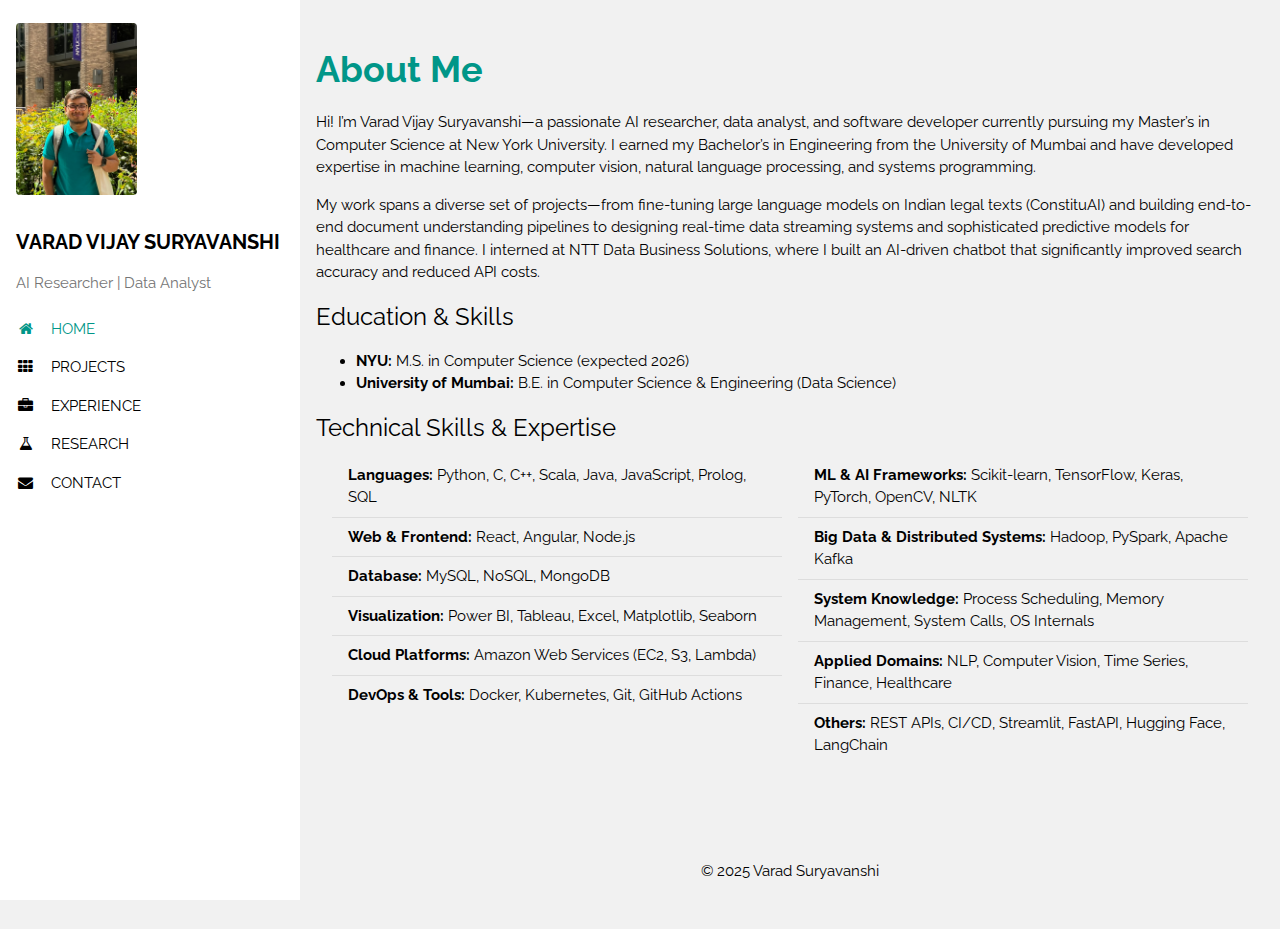
<file: index.html>
<!DOCTYPE html>
<html>
<head>
  <meta charset="UTF-8">
  <title>About</title>
  <meta name="viewport" content="width=device-width, initial-scale=1">
  <link rel="stylesheet" href="https://www.w3schools.com/w3css/4/w3.css">
  <link rel="stylesheet" href="https://fonts.googleapis.com/css?family=Raleway">
  <link rel="stylesheet" href="https://cdnjs.cloudflare.com/ajax/libs/font-awesome/4.7.0/css/font-awesome.min.css">
  <style>body,h1,h2,h3,h4,h5,h6 {font-family: "Raleway", sans-serif}</style>
</head>
<body class="w3-light-grey w3-content" style="max-width:1600px">

<!-- Sidebar/menu -->
<nav class="w3-sidebar w3-collapse w3-white w3-animate-left" style="z-index:3;width:300px;" id="mySidebar"><br>
  <div class="w3-container">
    <a href="#" onclick="w3_close()" class="w3-hide-large w3-right w3-jumbo w3-padding w3-hover-grey" title="close menu">
      <i class="fa fa-remove"></i>
    </a>
    <img src="image.jpeg" style="width:45%;" class="w3-round"><br><br>
    <h4><b>VARAD VIJAY SURYAVANSHI</b></h4>
    <p class="w3-text-grey">AI Researcher | Data Analyst</p>
  </div>
  <div class="w3-bar-block">
    <a href="index.html" onclick="w3_close()" class="w3-bar-item w3-button w3-padding w3-text-teal"><i class="fa fa-home fa-fw w3-margin-right"></i>HOME</a>
    <a href="projects.html" onclick="w3_close()" class="w3-bar-item w3-button w3-padding"><i class="fa fa-th fa-fw w3-margin-right"></i>PROJECTS</a>
    <a href="experience.html" onclick="w3_close()" class="w3-bar-item w3-button w3-padding"><i class="fa fa-briefcase fa-fw w3-margin-right"></i>EXPERIENCE</a>
    <a href="research.html" onclick="w3_close()" class="w3-bar-item w3-button w3-padding"><i class="fa fa-flask fa-fw w3-margin-right"></i>RESEARCH</a>
    <a href="contact.html" onclick="w3_close()" class="w3-bar-item w3-button w3-padding"><i class="fa fa-envelope fa-fw w3-margin-right"></i>CONTACT</a>
  </div>
</nav>

<!-- Overlay -->
<div class="w3-overlay w3-hide-large w3-animate-opacity" onclick="w3_close()" style="cursor:pointer" title="close side menu" id="myOverlay"></div>

<!-- Main content -->
<div class="w3-main" style="margin-left:300px">
  <div class="w3-container w3-padding-32">
    <h1 class="w3-xxlarge w3-text-teal"><b>About Me</b></h1>

    <p>Hi! I’m Varad Vijay Suryavanshi—a passionate AI researcher, data analyst, and software developer currently pursuing my Master’s in Computer Science at New York University. I earned my Bachelor’s in Engineering from the University of Mumbai and have developed expertise in machine learning, computer vision, natural language processing, and systems programming.</p>
    
    <p>My work spans a diverse set of projects—from fine-tuning large language models on Indian legal texts (ConstituAI) and building end-to-end document understanding pipelines to designing real-time data streaming systems and sophisticated predictive models for healthcare and finance. I interned at NTT Data Business Solutions, where I built an AI-driven chatbot that significantly improved search accuracy and reduced API costs.</p>
    
    <h3>Education & Skills</h3>
    <ul>
      <li><strong>NYU:</strong> M.S. in Computer Science (expected 2026)</li>
      <li><strong>University of Mumbai:</strong> B.E. in Computer Science & Engineering (Data Science)</li>
    </ul>


    <h3>Technical Skills & Expertise</h3>

    <div class="w3-row-padding w3-margin-bottom">
      <div class="w3-half">
        <ul class="w3-ul">
          <li><b>Languages:</b> Python, C, C++, Scala, Java, JavaScript, Prolog, SQL</li>
          <li><b>Web & Frontend:</b> React, Angular, Node.js</li>
          <li><b>Database:</b> MySQL, NoSQL, MongoDB</li>
          <li><b>Visualization:</b> Power BI, Tableau, Excel, Matplotlib, Seaborn</li>
          <li><b>Cloud Platforms:</b> Amazon Web Services (EC2, S3, Lambda)</li>
          <li><b>DevOps & Tools:</b> Docker, Kubernetes, Git, GitHub Actions</li>
        </ul>
      </div>
      <div class="w3-half">
        <ul class="w3-ul">
          <li><b>ML & AI Frameworks:</b> Scikit-learn, TensorFlow, Keras, PyTorch, OpenCV, NLTK</li>
          <li><b>Big Data & Distributed Systems:</b> Hadoop, PySpark, Apache Kafka</li>
          <li><b>System Knowledge:</b> Process Scheduling, Memory Management, System Calls, OS Internals</li>
          <li><b>Applied Domains:</b> NLP, Computer Vision, Time Series, Finance, Healthcare</li>
          <li><b>Others:</b> REST APIs, CI/CD, Streamlit, FastAPI, Hugging Face, LangChain</li>
        </ul>
      </div>
    </div>


    
  </div>

  <footer class="w3-container w3-center w3-padding-32">
    <p>© 2025 Varad Suryavanshi</p>
  </footer>
</div>

<script>
function w3_open() {
  document.getElementById("mySidebar").style.display = "block";
  document.getElementById("myOverlay").style.display = "block";
}
function w3_close() {
  document.getElementById("mySidebar").style.display = "none";
  document.getElementById("myOverlay").style.display = "none";
}
</script>

</body>
</html>
</file>
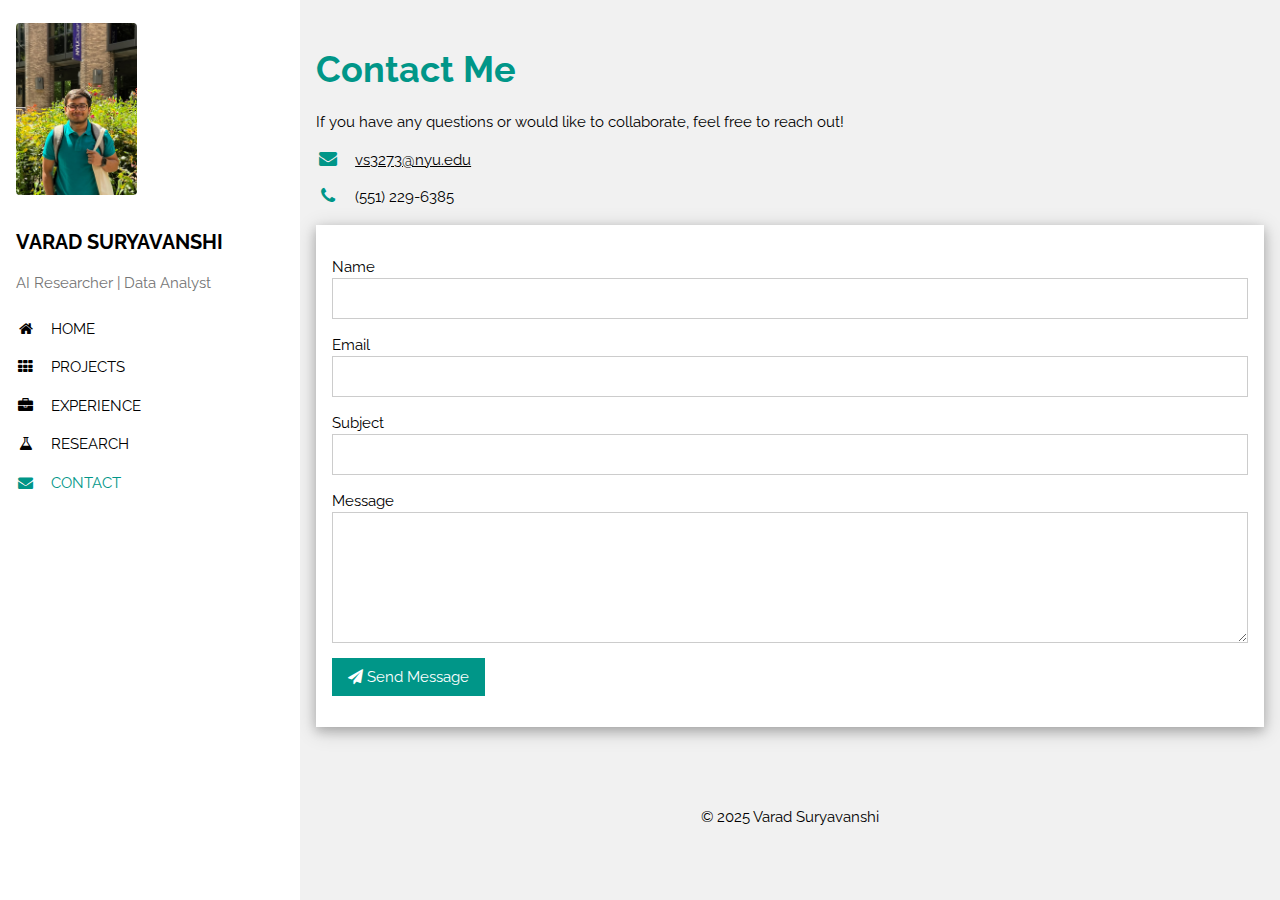
<file: contact.html>
<!DOCTYPE html>
<html>
<head>
  <meta charset="UTF-8">
  <title>Contact</title>
  <meta name="viewport" content="width=device-width, initial-scale=1">
  <link rel="stylesheet" href="https://www.w3schools.com/w3css/4/w3.css">
  <link rel="stylesheet" href="https://fonts.googleapis.com/css?family=Raleway">
  <link rel="stylesheet" href="https://cdnjs.cloudflare.com/ajax/libs/font-awesome/4.7.0/css/font-awesome.min.css">
  <style>body,h1,h2,h3,h4,h5,h6 {font-family: "Raleway", sans-serif}</style>
</head>
<body class="w3-light-grey w3-content" style="max-width:1600px">

<!-- Sidebar/menu -->
<nav class="w3-sidebar w3-collapse w3-white w3-animate-left" style="z-index:3;width:300px;" id="mySidebar"><br>
  <div class="w3-container">
    <a href="#" onclick="w3_close()" class="w3-hide-large w3-right w3-jumbo w3-padding w3-hover-grey" title="close menu">
      <i class="fa fa-remove"></i>
    </a>
    <img src="image.jpeg" style="width:45%;" class="w3-round"><br><br>
    <h4><b>VARAD SURYAVANSHI</b></h4>
    <p class="w3-text-grey">AI Researcher | Data Analyst</p>
  </div>
  <div class="w3-bar-block">
    <a href="index.html" onclick="w3_close()" class="w3-bar-item w3-button w3-padding"><i class="fa fa-home fa-fw w3-margin-right"></i>HOME</a>
    <a href="projects.html" onclick="w3_close()" class="w3-bar-item w3-button w3-padding"><i class="fa fa-th fa-fw w3-margin-right"></i>PROJECTS</a>
    <a href="experience.html" onclick="w3_close()" class="w3-bar-item w3-button w3-padding"><i class="fa fa-briefcase fa-fw w3-margin-right"></i>EXPERIENCE</a>
    <a href="research.html" onclick="w3_close()" class="w3-bar-item w3-button w3-padding"><i class="fa fa-flask fa-fw w3-margin-right"></i>RESEARCH</a>
    <a href="contact.html" onclick="w3_close()" class="w3-bar-item w3-button w3-padding w3-text-teal"><i class="fa fa-envelope fa-fw w3-margin-right"></i>CONTACT</a>
  </div>
</nav>

<!-- Overlay -->
<div class="w3-overlay w3-hide-large w3-animate-opacity" onclick="w3_close()" style="cursor:pointer" title="close side menu" id="myOverlay"></div>

<!-- Main content -->
<div class="w3-main" style="margin-left:300px">
  <div class="w3-container w3-padding-32">
    <h1 class="w3-xxlarge w3-text-teal"><b>Contact Me</b></h1>

    <p>If you have any questions or would like to collaborate, feel free to reach out!</p>
    
    <div class="w3-margin-bottom">
      <p><i class="fa fa-envelope fa-fw w3-margin-right w3-large w3-text-teal"></i><a href="mailto:vs3273@nyu.edu">vs3273@nyu.edu</a></p>
      <p><i class="fa fa-phone fa-fw w3-margin-right w3-large w3-text-teal"></i>(551) 229-6385</p>
    </div>

    <form class="w3-container w3-card-4 w3-white w3-padding-16" action="mailto:vs3273@nyu.edu" method="post" enctype="text/plain">
      <p>
        <label for="name">Name</label>
        <input class="w3-input w3-border" type="text" name="name" id="name" required>
      </p>
      <p>
        <label for="email">Email</label>
        <input class="w3-input w3-border" type="email" name="email" id="email" required>
      </p>
      <p>
        <label for="subject">Subject</label>
        <input class="w3-input w3-border" type="text" name="subject" id="subject" required>
      </p>
      <p>
        <label for="message">Message</label>
        <textarea class="w3-input w3-border" name="message" id="message" rows="5" required></textarea>
      </p>
      <p>
        <button class="w3-button w3-teal" type="submit"><i class="fa fa-paper-plane"></i> Send Message</button>
      </p>
    </form>
  </div>

  <footer class="w3-container w3-center w3-padding-32">
    <p>© 2025 Varad Suryavanshi</p>
  </footer>
</div>

<script>
function w3_open() {
  document.getElementById("mySidebar").style.display = "block";
  document.getElementById("myOverlay").style.display = "block";
}
function w3_close() {
  document.getElementById("mySidebar").style.display = "none";
  document.getElementById("myOverlay").style.display = "none";
}
</script>

</body>
</html>
</file>
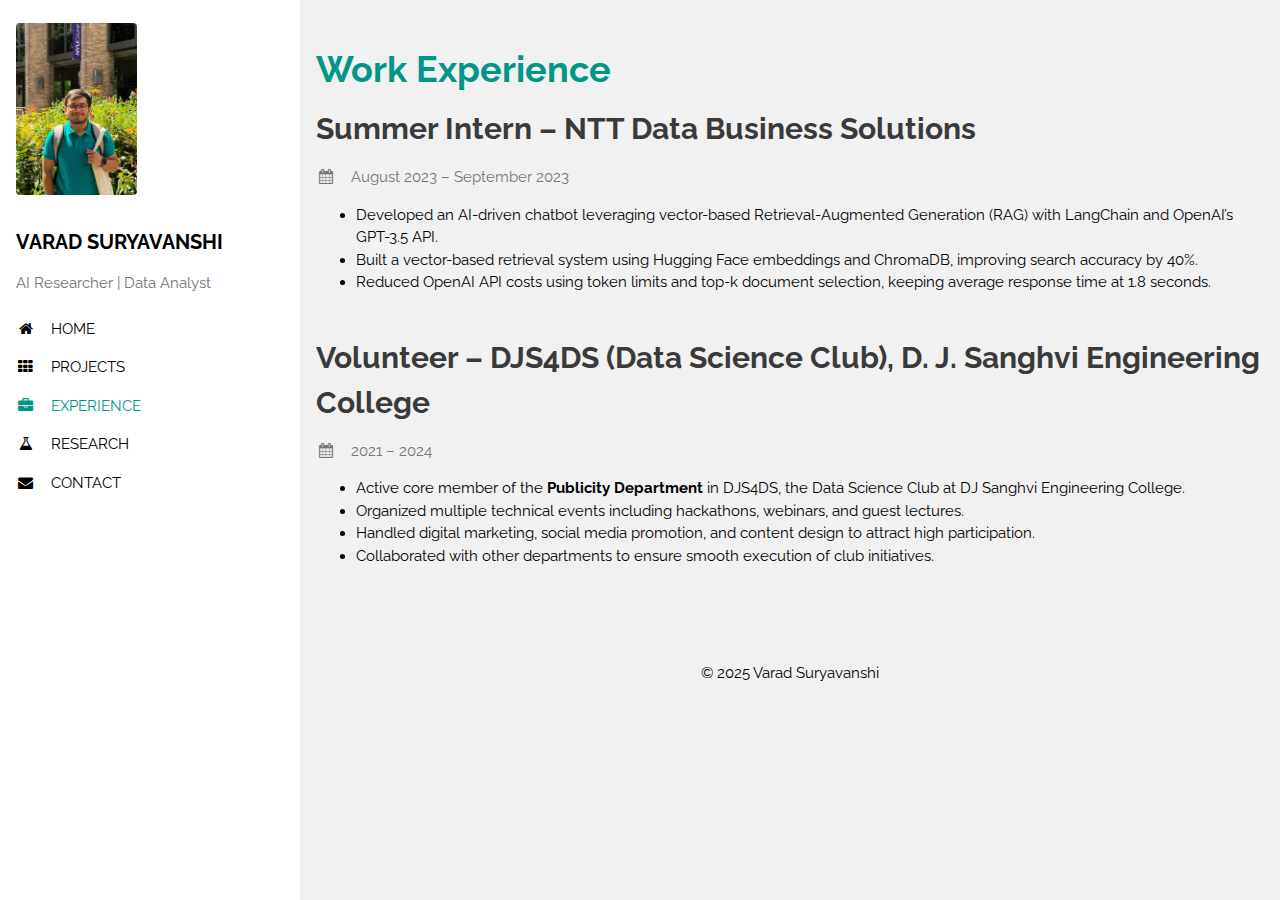
<file: experience.html>
<!DOCTYPE html>
<html>
<head>
  <meta charset="UTF-8">
  <title>Experience</title>
  <meta name="viewport" content="width=device-width, initial-scale=1">
  <link rel="stylesheet" href="https://www.w3schools.com/w3css/4/w3.css">
  <link rel="stylesheet" href="https://fonts.googleapis.com/css?family=Raleway">
  <link rel="stylesheet" href="https://cdnjs.cloudflare.com/ajax/libs/font-awesome/4.7.0/css/font-awesome.min.css">
  <style>body,h1,h2,h3,h4,h5,h6 {font-family: "Raleway", sans-serif}</style>
</head>
<body class="w3-light-grey w3-content" style="max-width:1600px">

<!-- Sidebar/menu -->
<nav class="w3-sidebar w3-collapse w3-white w3-animate-left" style="z-index:3;width:300px;" id="mySidebar"><br>
  <div class="w3-container">
    <a href="#" onclick="w3_close()" class="w3-hide-large w3-right w3-jumbo w3-padding w3-hover-grey" title="close menu">
      <i class="fa fa-remove"></i>
    </a>
    <img src="image.jpeg" style="width:45%;" class="w3-round"><br><br>
    <h4><b>VARAD SURYAVANSHI</b></h4>
    <p class="w3-text-grey">AI Researcher | Data Analyst</p>
  </div>
  <div class="w3-bar-block">
    <a href="index.html" onclick="w3_close()" class="w3-bar-item w3-button w3-padding"><i class="fa fa-home fa-fw w3-margin-right"></i>HOME</a>
    <a href="projects.html" onclick="w3_close()" class="w3-bar-item w3-button w3-padding"><i class="fa fa-th fa-fw w3-margin-right"></i>PROJECTS</a>
    <a href="experience.html" onclick="w3_close()" class="w3-bar-item w3-button w3-padding w3-text-teal"><i class="fa fa-briefcase fa-fw w3-margin-right"></i>EXPERIENCE</a>
    <a href="research.html" onclick="w3_close()" class="w3-bar-item w3-button w3-padding"><i class="fa fa-flask fa-fw w3-margin-right"></i>RESEARCH</a>
    <a href="contact.html" onclick="w3_close()" class="w3-bar-item w3-button w3-padding"><i class="fa fa-envelope fa-fw w3-margin-right"></i>CONTACT</a>
  </div>
</nav>

<!-- Overlay -->
<div class="w3-overlay w3-hide-large w3-animate-opacity" onclick="w3_close()" style="cursor:pointer" title="close side menu" id="myOverlay"></div>

<!-- Main content -->
<div class="w3-main" style="margin-left:300px">
  <div class="w3-container w3-padding-32">
    <h1 class="w3-xxlarge w3-text-teal"><b>Work Experience</b></h1>

    <!-- Internship -->
    <div class="w3-margin-bottom">
      <h2 class="w3-text-dark-grey"><b>Summer Intern – NTT Data Business Solutions</b></h2>
      <p class="w3-text-grey"><i class="fa fa-calendar fa-fw w3-margin-right"></i>August 2023 – September 2023</p>
      <ul>
        <li>Developed an AI-driven chatbot leveraging vector-based Retrieval-Augmented Generation (RAG) with LangChain and OpenAI’s GPT-3.5 API.</li>
        <li>Built a vector-based retrieval system using Hugging Face embeddings and ChromaDB, improving search accuracy by 40%.</li>
        <li>Reduced OpenAI API costs using token limits and top-k document selection, keeping average response time at 1.8 seconds.</li>
      </ul>
    </div>

    <hr class="w3-opacity">

    <!-- Volunteer -->
    <div class="w3-margin-bottom">
      <h2 class="w3-text-dark-grey"><b>Volunteer – DJS4DS (Data Science Club), D. J. Sanghvi Engineering College</b></h2>
      <p class="w3-text-grey"><i class="fa fa-calendar fa-fw w3-margin-right"></i>2021 – 2024</p>
      <ul>
        <li>Active core member of the <b>Publicity Department</b> in DJS4DS, the Data Science Club at DJ Sanghvi Engineering College.</li>
        <li>Organized multiple technical events including hackathons, webinars, and guest lectures.</li>
        <li>Handled digital marketing, social media promotion, and content design to attract high participation.</li>
        <li>Collaborated with other departments to ensure smooth execution of club initiatives.</li>
      </ul>
    </div>
  </div>

  <footer class="w3-container w3-center w3-padding-32">
    <p>© 2025 Varad Suryavanshi</p>
  </footer>
</div>

<script>
function w3_open() {
  document.getElementById("mySidebar").style.display = "block";
  document.getElementById("myOverlay").style.display = "block";
}
function w3_close() {
  document.getElementById("mySidebar").style.display = "none";
  document.getElementById("myOverlay").style.display = "none";
}
</script>

</body>
</html>
</file>
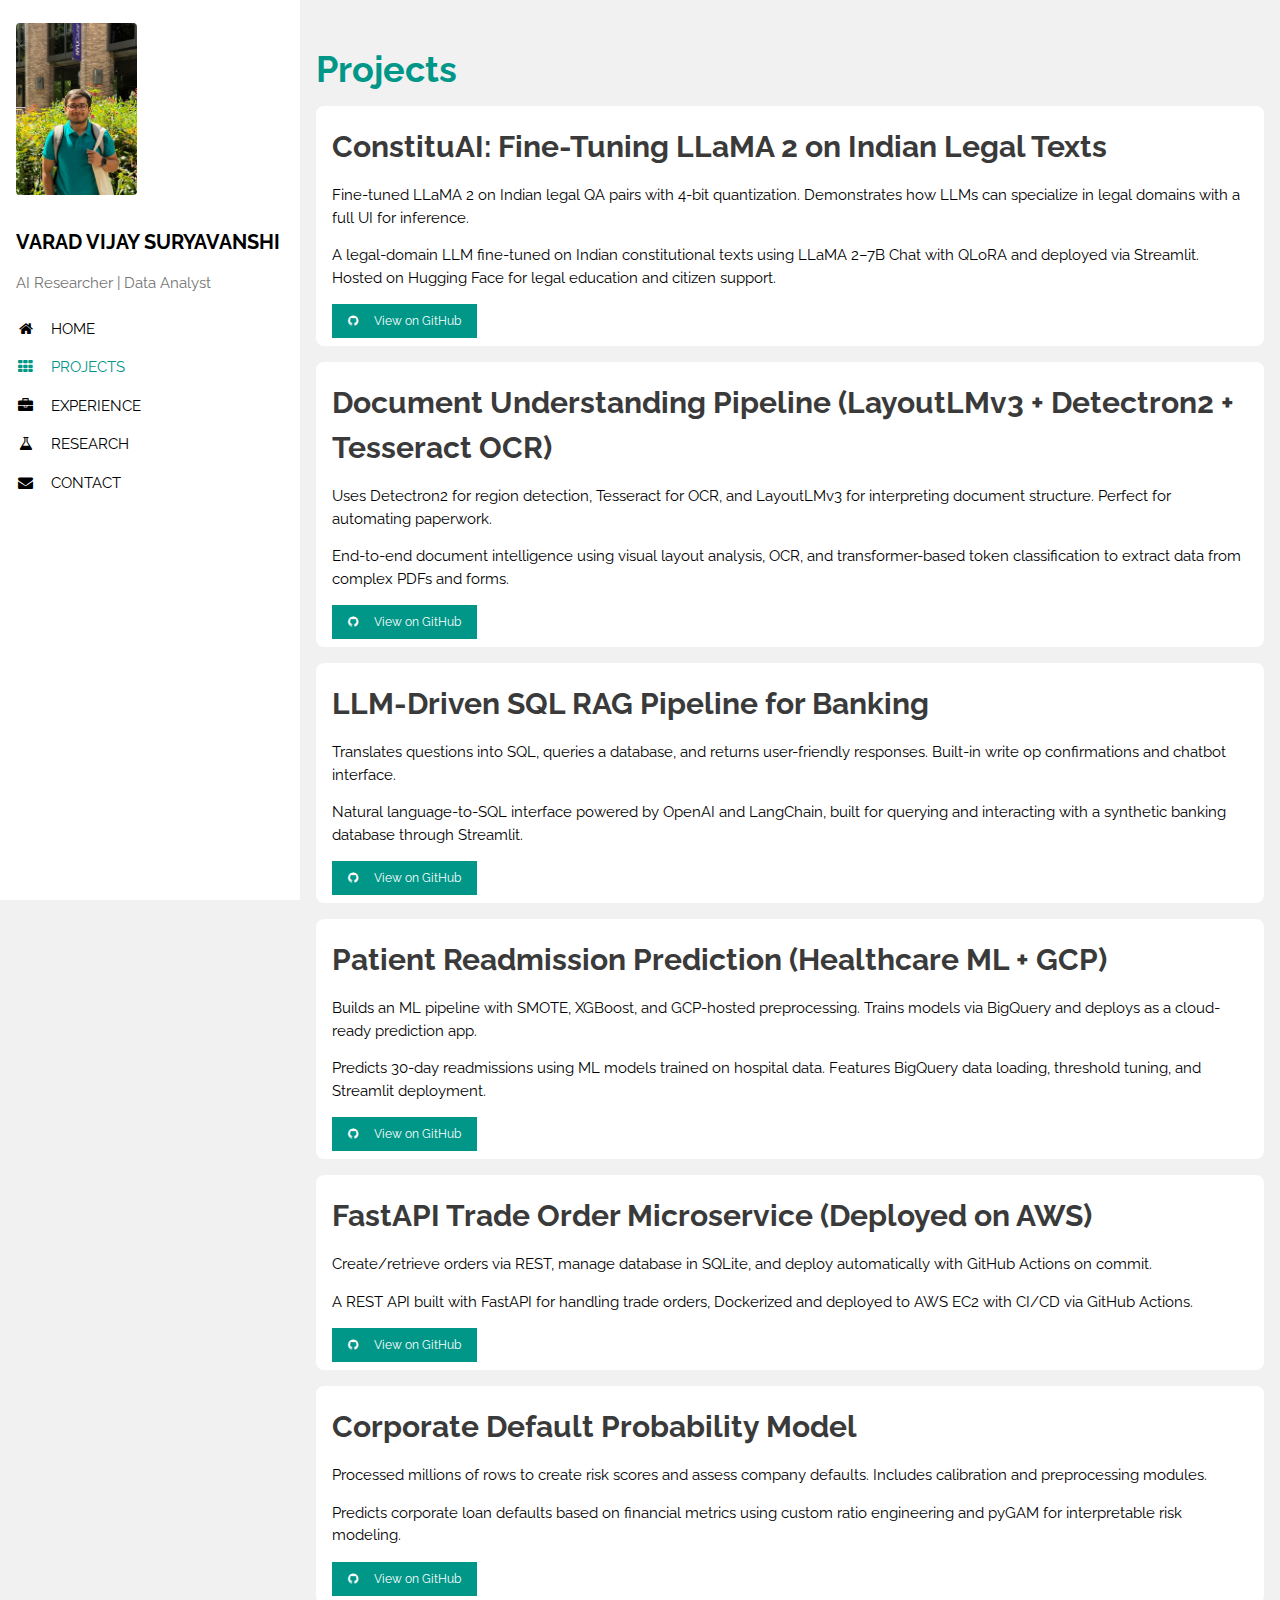
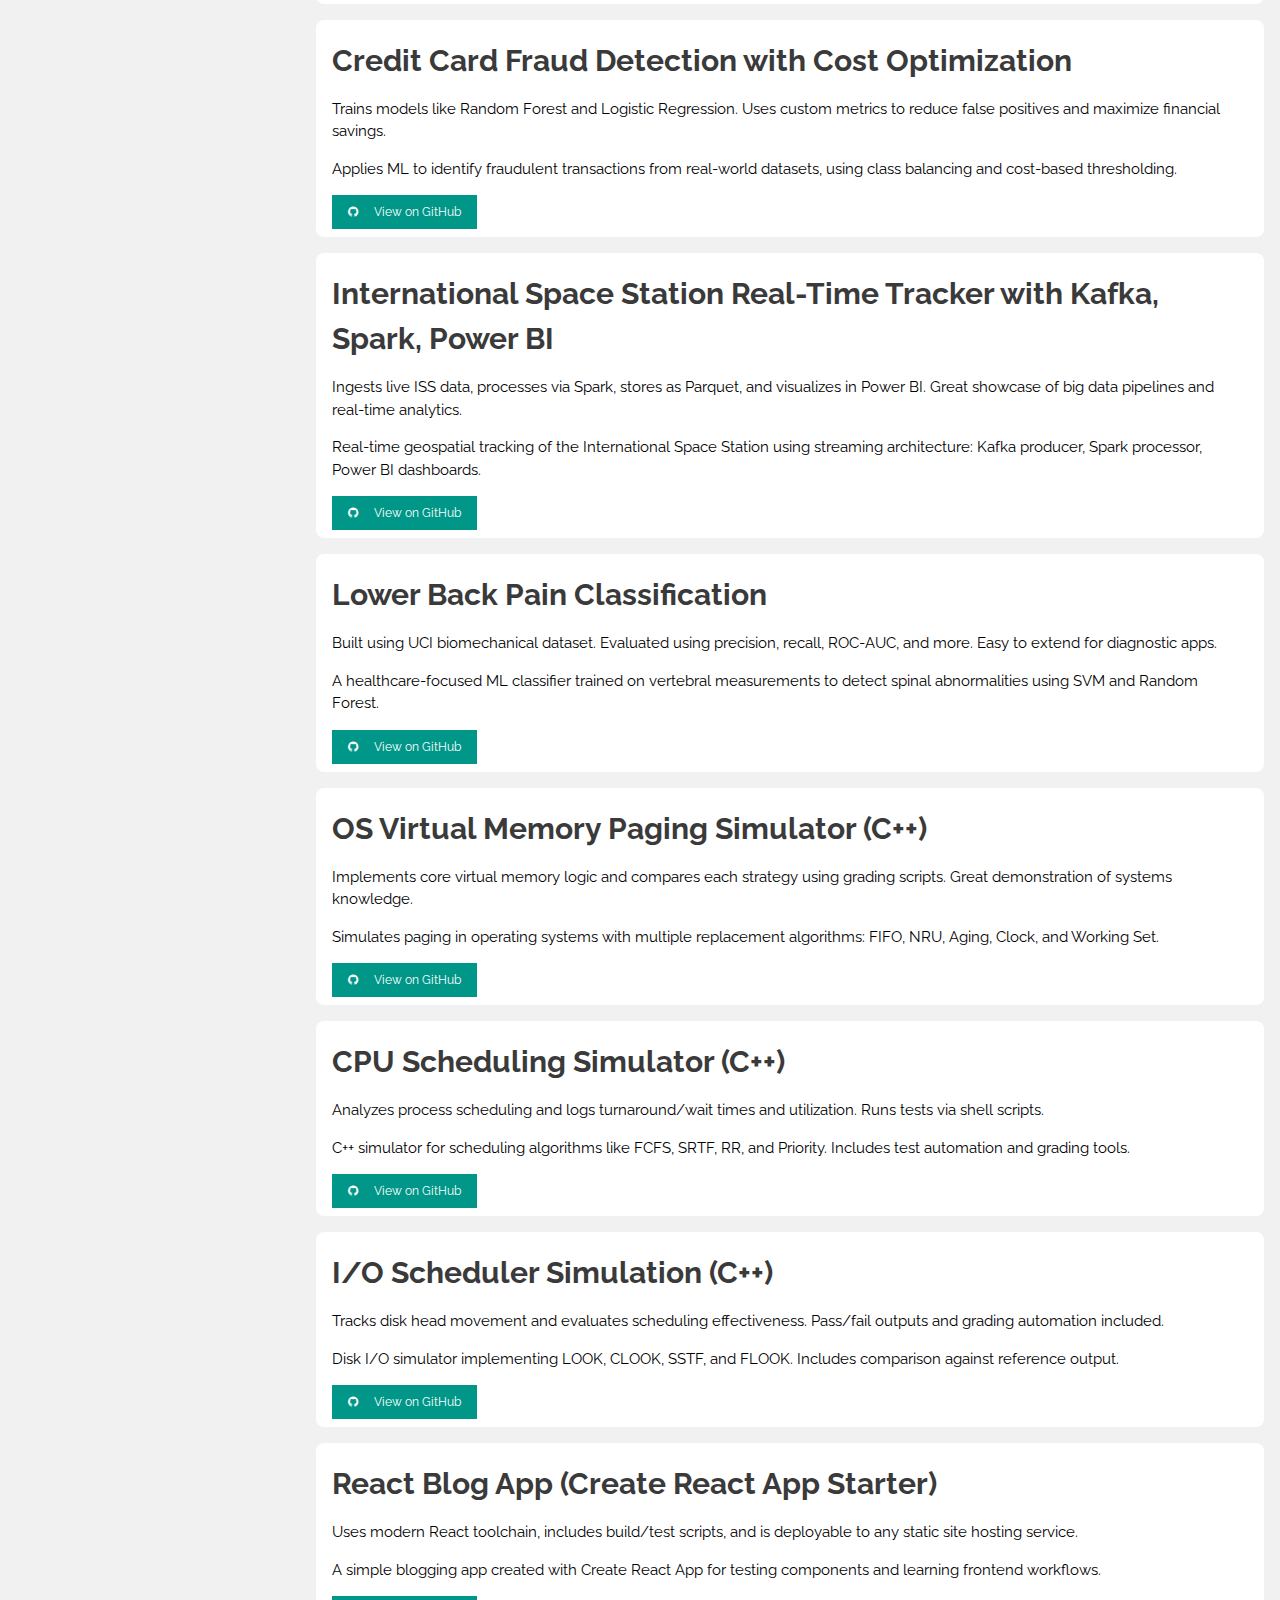
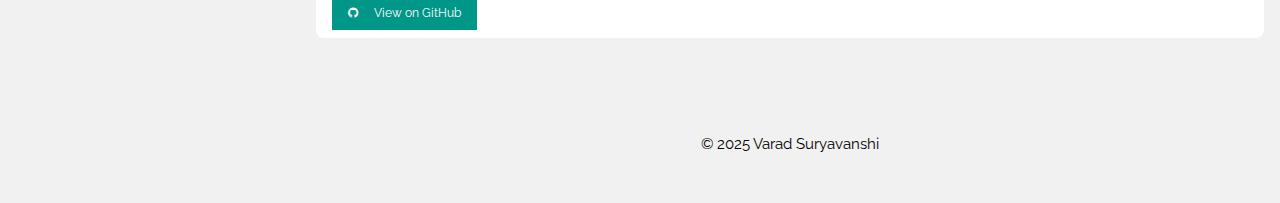
<file: projects.html>
<!DOCTYPE html>
<html>
<head>
  <meta charset="UTF-8">
  <title>Projects</title>
  <meta name="viewport" content="width=device-width, initial-scale=1">
  <link rel="stylesheet" href="https://www.w3schools.com/w3css/4/w3.css">
  <link rel="stylesheet" href="https://fonts.googleapis.com/css?family=Raleway">
  <link rel="stylesheet" href="https://cdnjs.cloudflare.com/ajax/libs/font-awesome/4.7.0/css/font-awesome.min.css">
  <style>
    body,h1,h2,h3,h4,h5,h6 {font-family: "Raleway", sans-serif}
  </style>
</head>
<body class="w3-light-grey w3-content" style="max-width:1600px">

<!-- Sidebar/menu -->
<nav class="w3-sidebar w3-collapse w3-white w3-animate-left" style="z-index:3;width:300px;" id="mySidebar"><br>
  <div class="w3-container">
    <a href="#" onclick="w3_close()" class="w3-hide-large w3-right w3-jumbo w3-padding w3-hover-grey" title="close menu">
      <i class="fa fa-remove"></i>
    </a>
    <img src="image.jpeg" style="width:45%;" class="w3-round"><br><br>
    <h4><b>VARAD VIJAY SURYAVANSHI</b></h4>
    <p class="w3-text-grey">AI Researcher | Data Analyst</p>
  </div>
  <div class="w3-bar-block">
    <a href="index.html" onclick="w3_close()" class="w3-bar-item w3-button w3-padding"><i class="fa fa-home fa-fw w3-margin-right"></i>HOME</a>
    <a href="projects.html" onclick="w3_close()" class="w3-bar-item w3-button w3-padding w3-text-teal"><i class="fa fa-th fa-fw w3-margin-right"></i>PROJECTS</a>
    <a href="experience.html" onclick="w3_close()" class="w3-bar-item w3-button w3-padding"><i class="fa fa-briefcase fa-fw w3-margin-right"></i>EXPERIENCE</a>
    <a href="research.html" onclick="w3_close()" class="w3-bar-item w3-button w3-padding"><i class="fa fa-flask fa-fw w3-margin-right"></i>RESEARCH</a>
    <a href="contact.html" onclick="w3_close()" class="w3-bar-item w3-button w3-padding"><i class="fa fa-envelope fa-fw w3-margin-right"></i>CONTACT</a>
  </div>
</nav>

<!-- Overlay -->
<div class="w3-overlay w3-hide-large w3-animate-opacity" onclick="w3_close()" style="cursor:pointer" title="close side menu" id="myOverlay"></div>

<!-- Main content -->
<div class="w3-main" style="margin-left:300px">
  <div class="w3-container w3-padding-32">
    <h1 class="w3-xxlarge w3-text-teal"><b>Projects</b></h1>

    <!-- Project Cards Start -->

    <!-- Example project card -->
    <div class="w3-margin-bottom w3-white w3-padding w3-round-large">
      <h2 class="w3-text-dark-grey"><b>ConstituAI: Fine-Tuning LLaMA 2 on Indian Legal Texts</b></h2>
      <p>Fine-tuned LLaMA 2 on Indian legal QA pairs with 4-bit quantization. Demonstrates how LLMs can specialize in legal domains with a full UI for inference.</p>
      <p  >A legal-domain LLM fine-tuned on Indian constitutional texts using LLaMA 2–7B Chat with QLoRA and deployed via Streamlit. Hosted on Hugging Face for legal education and citizen support.</p>
      <a href="https://github.com/varad-suryavanshi/ConstituAI-Fine-Tuning-Llama-2-on-the-Indian-Law-Dataset" class="w3-button w3-teal w3-small" target="_blank"><i class="fa fa-github w3-margin-right"></i>View on GitHub</a>
    </div>

    <div class="w3-margin-bottom w3-white w3-padding w3-round-large">
      <h2 class="w3-text-dark-grey"><b>Document Understanding Pipeline (LayoutLMv3 + Detectron2 + Tesseract OCR)</b></h2>
      <p>Uses Detectron2 for region detection, Tesseract for OCR, and LayoutLMv3 for interpreting document structure. Perfect for automating paperwork.</p>
      <p  >End-to-end document intelligence using visual layout analysis, OCR, and transformer-based token classification to extract data from complex PDFs and forms.</p>
      <a href="https://github.com/varad-suryavanshi/document-understanding-ocr" class="w3-button w3-teal w3-small" target="_blank"><i class="fa fa-github w3-margin-right"></i>View on GitHub</a>
    </div>

    <div class="w3-margin-bottom w3-white w3-padding w3-round-large">
      <h2 class="w3-text-dark-grey"><b>LLM-Driven SQL RAG Pipeline for Banking</b></h2>
      <p>Translates questions into SQL, queries a database, and returns user-friendly responses. Built-in write op confirmations and chatbot interface.</p>
      <p  >Natural language-to-SQL interface powered by OpenAI and LangChain, built for querying and interacting with a synthetic banking database through Streamlit.</p>
      <a href="https://github.com/varad-suryavanshi/LLM-Driven-SQL-RAG-Pipeline-for-Banking-Data" class="w3-button w3-teal w3-small" target="_blank"><i class="fa fa-github w3-margin-right"></i>View on GitHub</a>
    </div>

    <div class="w3-margin-bottom w3-white w3-padding w3-round-large">
      <h2 class="w3-text-dark-grey"><b>Patient Readmission Prediction (Healthcare ML + GCP)</b></h2>
      <p>Builds an ML pipeline with SMOTE, XGBoost, and GCP-hosted preprocessing. Trains models via BigQuery and deploys as a cloud-ready prediction app.</p>
      <p  >Predicts 30-day readmissions using ML models trained on hospital data. Features BigQuery data loading, threshold tuning, and Streamlit deployment.</p>
      <a href="https://github.com/varad-suryavanshi/Patient-Readmission-Prediction" class="w3-button w3-teal w3-small" target="_blank"><i class="fa fa-github w3-margin-right"></i>View on GitHub</a>
    </div>

    <!-- Continue for all other projects... You can paste similar <div> blocks below using content from the previous response -->

    <div class="w3-margin-bottom w3-white w3-padding w3-round-large">
        <h2 class="w3-text-dark-grey"><b>FastAPI Trade Order Microservice (Deployed on AWS)</b></h2>
        <p>Create/retrieve orders via REST, manage database in SQLite, and deploy automatically with GitHub Actions on commit.</p>
        <p  >A REST API built with FastAPI for handling trade orders, Dockerized and deployed to AWS EC2 with CI/CD via GitHub Actions.</p>
        <a href="https://github.com/varad-suryavanshi/FastAPI-Trade-Order-Service" class="w3-button w3-teal w3-small" target="_blank"><i class="fa fa-github w3-margin-right"></i>View on GitHub</a>
    </div>

    <div class="w3-margin-bottom w3-white w3-padding w3-round-large">
        <h2 class="w3-text-dark-grey"><b>Corporate Default Probability Model</b></h2>
        <p>Processed millions of rows to create risk scores and assess company defaults. Includes calibration and preprocessing modules.</p>
        <p  >Predicts corporate loan defaults based on financial metrics using custom ratio engineering and pyGAM for interpretable risk modeling.</p>
        <a href="https://github.com/varad-suryavanshi/Probability-of-default" class="w3-button w3-teal w3-small" target="_blank"><i class="fa fa-github w3-margin-right"></i>View on GitHub</a>
    </div>

    <div class="w3-margin-bottom w3-white w3-padding w3-round-large">
        <h2 class="w3-text-dark-grey"><b>Credit Card Fraud Detection with Cost Optimization</b></h2>
        <p>Trains models like Random Forest and Logistic Regression. Uses custom metrics to reduce false positives and maximize financial savings.</p>
        <p  >Applies ML to identify fraudulent transactions from real-world datasets, using class balancing and cost-based thresholding.</p>
        <a href="https://github.com/varad-suryavanshi/Fraud-Detection-Model-Cost-Optimization" class="w3-button w3-teal w3-small" target="_blank"><i class="fa fa-github w3-margin-right"></i>View on GitHub</a>
    </div>

    <div class="w3-margin-bottom w3-white w3-padding w3-round-large">
        <h2 class="w3-text-dark-grey"><b>International Space Station Real-Time Tracker with Kafka, Spark, Power BI</b></h2>
        <p>Ingests live ISS data, processes via Spark, stores as Parquet, and visualizes in Power BI. Great showcase of big data pipelines and real-time analytics.</p>
        <p  >Real-time geospatial tracking of the International Space Station using streaming architecture: Kafka producer, Spark processor, Power BI dashboards.</p>
        <a href="https://github.com/varad-suryavanshi/International-Space-Station-Tracker" class="w3-button w3-teal w3-small" target="_blank"><i class="fa fa-github w3-margin-right"></i>View on GitHub</a>
    </div>
    
    <div class="w3-margin-bottom w3-white w3-padding w3-round-large">
        <h2 class="w3-text-dark-grey"><b>Lower Back Pain Classification</b></h2>
        <p>Built using UCI biomechanical dataset. Evaluated using precision, recall, ROC-AUC, and more. Easy to extend for diagnostic apps.</p>
        <p  >A healthcare-focused ML classifier trained on vertebral measurements to detect spinal abnormalities using SVM and Random Forest.</p>
        <a href="https://github.com/varad-suryavanshi/Lower-back-pain-symptoms-classification-model" class="w3-button w3-teal w3-small" target="_blank"><i class="fa fa-github w3-margin-right"></i>View on GitHub</a>
    </div>
      
    <div class="w3-margin-bottom w3-white w3-padding w3-round-large">
        <h2 class="w3-text-dark-grey"><b>OS Virtual Memory Paging Simulator (C++)</b></h2>
        <p>Implements core virtual memory logic and compares each strategy using grading scripts. Great demonstration of systems knowledge.</p>
        <p  >Simulates paging in operating systems with multiple replacement algorithms: FIFO, NRU, Aging, Clock, and Working Set.</p>
        <a href="https://github.com/varad-suryavanshi/os-virtual-memory-paging-simulator" class="w3-button w3-teal w3-small" target="_blank"><i class="fa fa-github w3-margin-right"></i>View on GitHub</a>
    </div>
    
    <div class="w3-margin-bottom w3-white w3-padding w3-round-large">
        <h2 class="w3-text-dark-grey"><b>CPU Scheduling Simulator (C++)</b></h2>
        <p>Analyzes process scheduling and logs turnaround/wait times and utilization. Runs tests via shell scripts.</p>
        <p  >C++ simulator for scheduling algorithms like FCFS, SRTF, RR, and Priority. Includes test automation and grading tools.</p>
        <a href="https://github.com/varad-suryavanshi/os-cpu-scheduling-simulator" class="w3-button w3-teal w3-small" target="_blank"><i class="fa fa-github w3-margin-right"></i>View on GitHub</a>
    </div>

    <div class="w3-margin-bottom w3-white w3-padding w3-round-large">
        <h2 class="w3-text-dark-grey"><b>I/O Scheduler Simulation (C++)</b></h2>
        <p>Tracks disk head movement and evaluates scheduling effectiveness. Pass/fail outputs and grading automation included.</p>
        <p  >Disk I/O simulator implementing LOOK, CLOOK, SSTF, and FLOOK. Includes comparison against reference output.</p>
        <a href="https://github.com/varad-suryavanshi/os-io-scheduler-simulator-cpp" class="w3-button w3-teal w3-small" target="_blank"><i class="fa fa-github w3-margin-right"></i>View on GitHub</a>
    </div>


    <div class="w3-margin-bottom w3-white w3-padding w3-round-large">
        <h2 class="w3-text-dark-grey"><b>React Blog App (Create React App Starter)</b></h2>
        <p>Uses modern React toolchain, includes build/test scripts, and is deployable to any static site hosting service.</p>
        <p  >A simple blogging app created with Create React App for testing components and learning frontend workflows.</p>
        <a href="https://github.com/varad-suryavanshi/blogging-website" class="w3-button w3-teal w3-small" target="_blank"><i class="fa fa-github w3-margin-right"></i>View on GitHub</a>
     </div>
      
      
      
          

    <!-- Project Cards End -->
  </div>

  <footer class="w3-container w3-center w3-padding-32">
    <p>© 2025 Varad Suryavanshi</p>
  </footer>
</div>

<script>
function w3_open() {
  document.getElementById("mySidebar").style.display = "block";
  document.getElementById("myOverlay").style.display = "block";
}
function w3_close() {
  document.getElementById("mySidebar").style.display = "none";
  document.getElementById("myOverlay").style.display = "none";
}
</script>

</body>
</html>
</file>
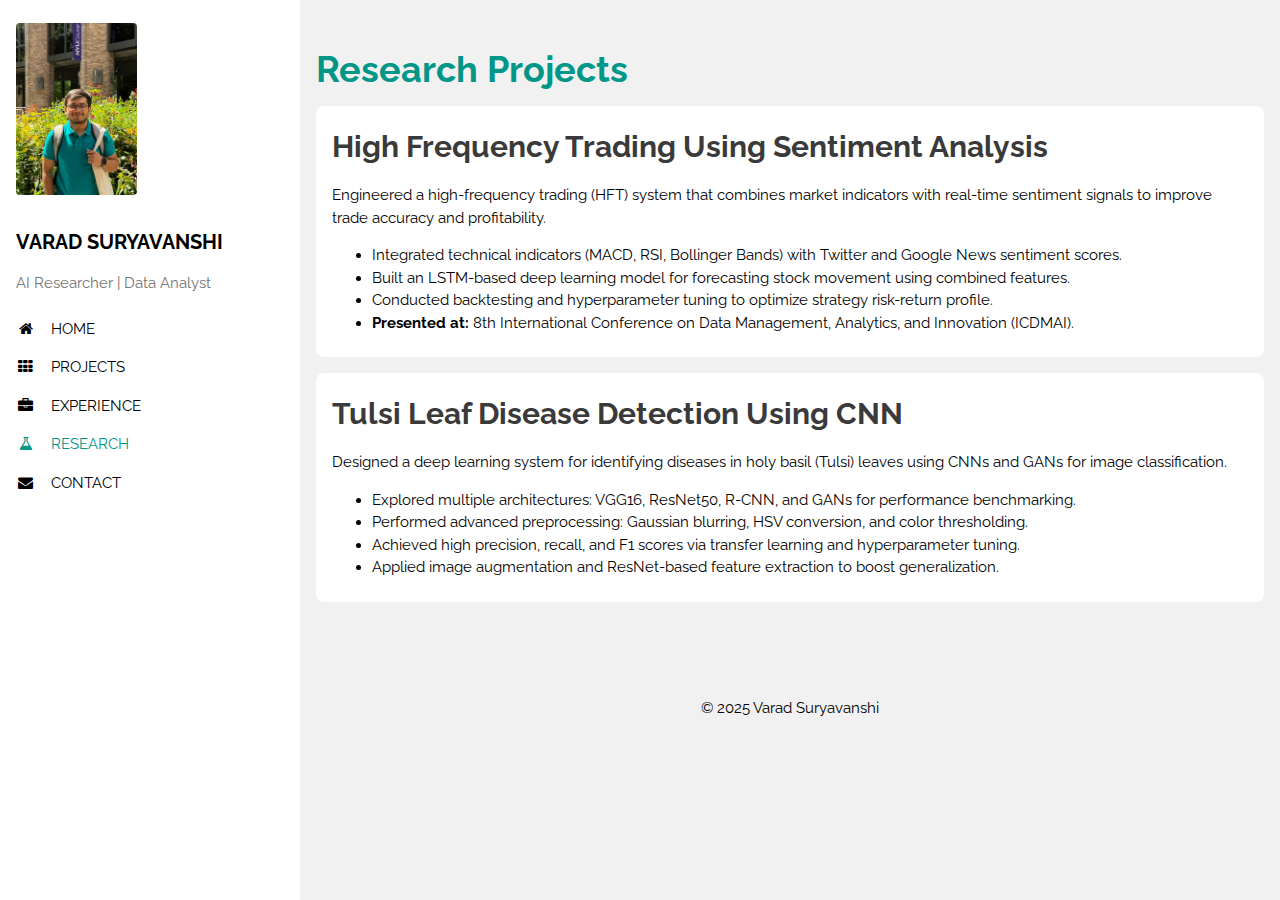
<file: research.html>
<!DOCTYPE html>
<html>
<head>
  <meta charset="UTF-8">
  <title>Research Projects</title>
  <meta name="viewport" content="width=device-width, initial-scale=1">
  <link rel="stylesheet" href="https://www.w3schools.com/w3css/4/w3.css">
  <link rel="stylesheet" href="https://fonts.googleapis.com/css?family=Raleway">
  <link rel="stylesheet" href="https://cdnjs.cloudflare.com/ajax/libs/font-awesome/4.7.0/css/font-awesome.min.css">
  <style>
    body,h1,h2,h3,h4,h5,h6 {font-family: "Raleway", sans-serif}
  </style>
</head>
<body class="w3-light-grey w3-content" style="max-width:1600px">

<!-- Sidebar/menu -->
<nav class="w3-sidebar w3-collapse w3-white w3-animate-left" style="z-index:3;width:300px;" id="mySidebar"><br>
  <div class="w3-container">
    <a href="#" onclick="w3_close()" class="w3-hide-large w3-right w3-jumbo w3-padding w3-hover-grey" title="close menu">
      <i class="fa fa-remove"></i>
    </a>
    <img src="image.jpeg" style="width:45%;" class="w3-round"><br><br>
    <h4><b>VARAD SURYAVANSHI</b></h4>
    <p class="w3-text-grey">AI Researcher | Data Analyst</p>
  </div>
  <div class="w3-bar-block">
    <a href="index.html" onclick="w3_close()" class="w3-bar-item w3-button w3-padding"><i class="fa fa-home fa-fw w3-margin-right"></i>HOME</a>
    <a href="projects.html" onclick="w3_close()" class="w3-bar-item w3-button w3-padding"><i class="fa fa-th fa-fw w3-margin-right"></i>PROJECTS</a>
    <a href="experience.html" onclick="w3_close()" class="w3-bar-item w3-button w3-padding"><i class="fa fa-briefcase fa-fw w3-margin-right"></i>EXPERIENCE</a>
    <a href="research.html" onclick="w3_close()" class="w3-bar-item w3-button w3-padding w3-text-teal"><i class="fa fa-flask fa-fw w3-margin-right"></i>RESEARCH</a>
    <a href="contact.html" onclick="w3_close()" class="w3-bar-item w3-button w3-padding"><i class="fa fa-envelope fa-fw w3-margin-right"></i>CONTACT</a>
  </div>
</nav>

<!-- Overlay -->
<div class="w3-overlay w3-hide-large w3-animate-opacity" onclick="w3_close()" style="cursor:pointer" title="close side menu" id="myOverlay"></div>

<!-- Main content -->
<div class="w3-main" style="margin-left:300px">
  <div class="w3-container w3-padding-32">
    <h1 class="w3-xxlarge w3-text-teal"><b>Research Projects</b></h1>

    <!-- High Frequency Trading Project -->
    <div class="w3-margin-bottom w3-white w3-padding w3-round-large">
      <h2 class="w3-text-dark-grey"><b>High Frequency Trading Using Sentiment Analysis</b></h2>
      <p>Engineered a high-frequency trading (HFT) system that combines market indicators with real-time sentiment signals to improve trade accuracy and profitability.</p>
      <ul>
        <li>Integrated technical indicators (MACD, RSI, Bollinger Bands) with Twitter and Google News sentiment scores.</li>
        <li>Built an LSTM-based deep learning model for forecasting stock movement using combined features.</li>
        <li>Conducted backtesting and hyperparameter tuning to optimize strategy risk-return profile.</li>
        <li><b>Presented at:</b> 8th International Conference on Data Management, Analytics, and Innovation (ICDMAI).</li>
      </ul>
    </div>

    <!-- Tulsi Leaf Disease Detection Project -->
    <div class="w3-margin-bottom w3-white w3-padding w3-round-large">
      <h2 class="w3-text-dark-grey"><b>Tulsi Leaf Disease Detection Using CNN</b></h2>
      <p>Designed a deep learning system for identifying diseases in holy basil (Tulsi) leaves using CNNs and GANs for image classification.</p>
      <ul>
        <li>Explored multiple architectures: VGG16, ResNet50, R-CNN, and GANs for performance benchmarking.</li>
        <li>Performed advanced preprocessing: Gaussian blurring, HSV conversion, and color thresholding.</li>
        <li>Achieved high precision, recall, and F1 scores via transfer learning and hyperparameter tuning.</li>
        <li>Applied image augmentation and ResNet-based feature extraction to boost generalization.</li>
      </ul>
    </div>
  </div>

  <footer class="w3-container w3-center w3-padding-32">
    <p>© 2025 Varad Suryavanshi</p>
  </footer>
</div>

<script>
function w3_open() {
  document.getElementById("mySidebar").style.display = "block";
  document.getElementById("myOverlay").style.display = "block";
}
function w3_close() {
  document.getElementById("mySidebar").style.display = "none";
  document.getElementById("myOverlay").style.display = "none";
}
</script>

</body>
</html>
</file>
